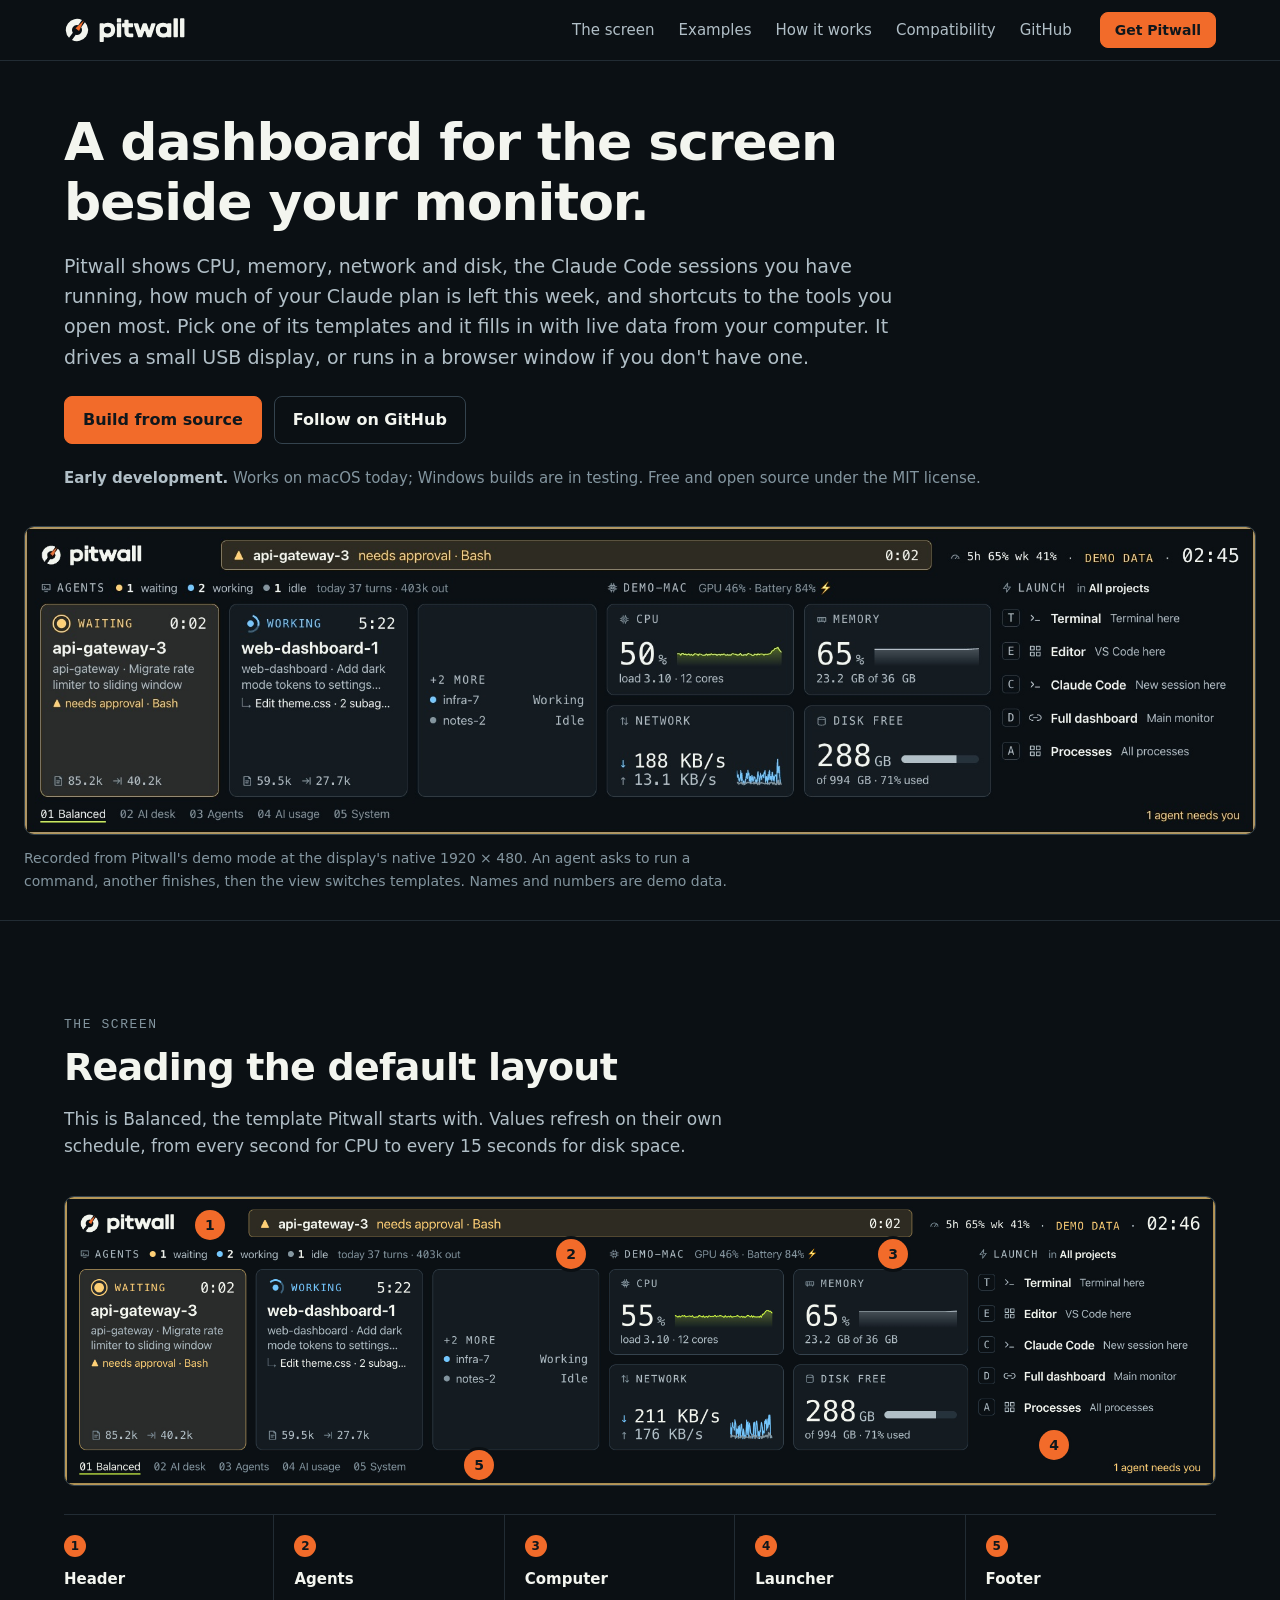
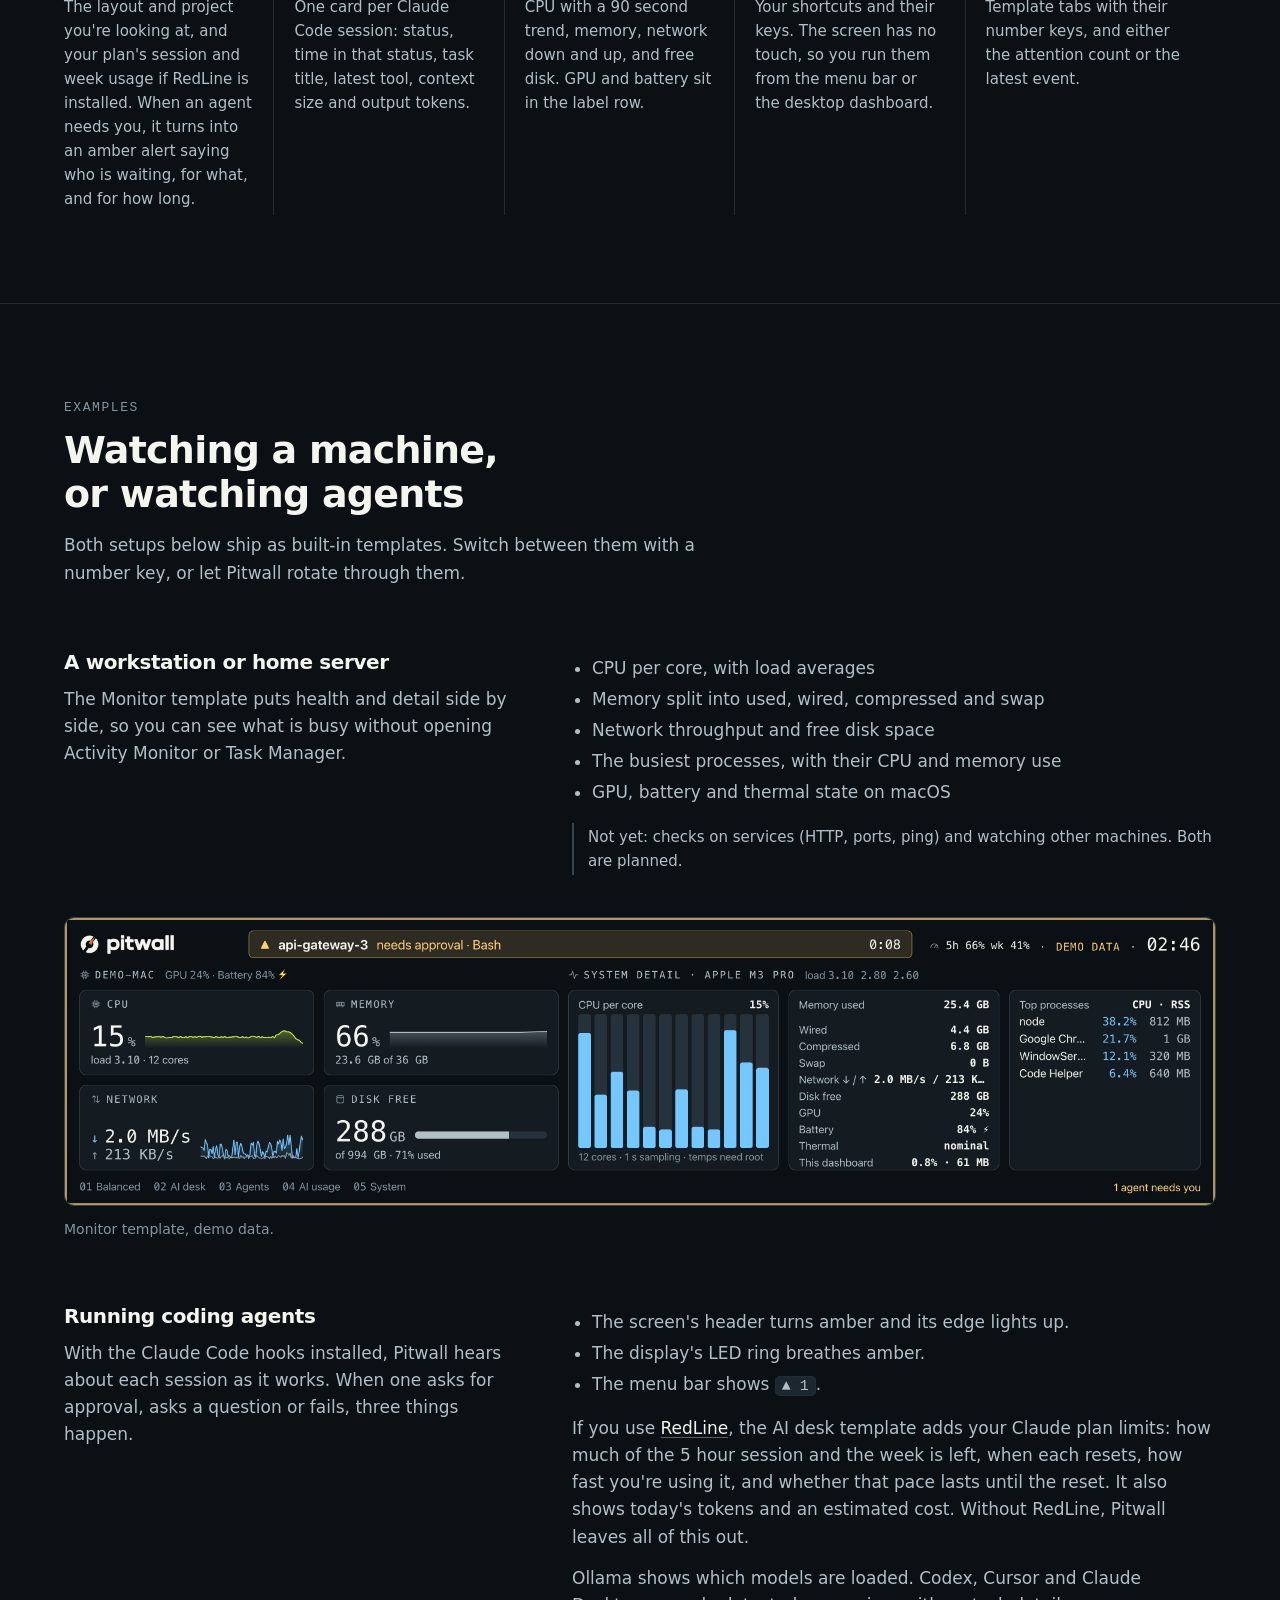
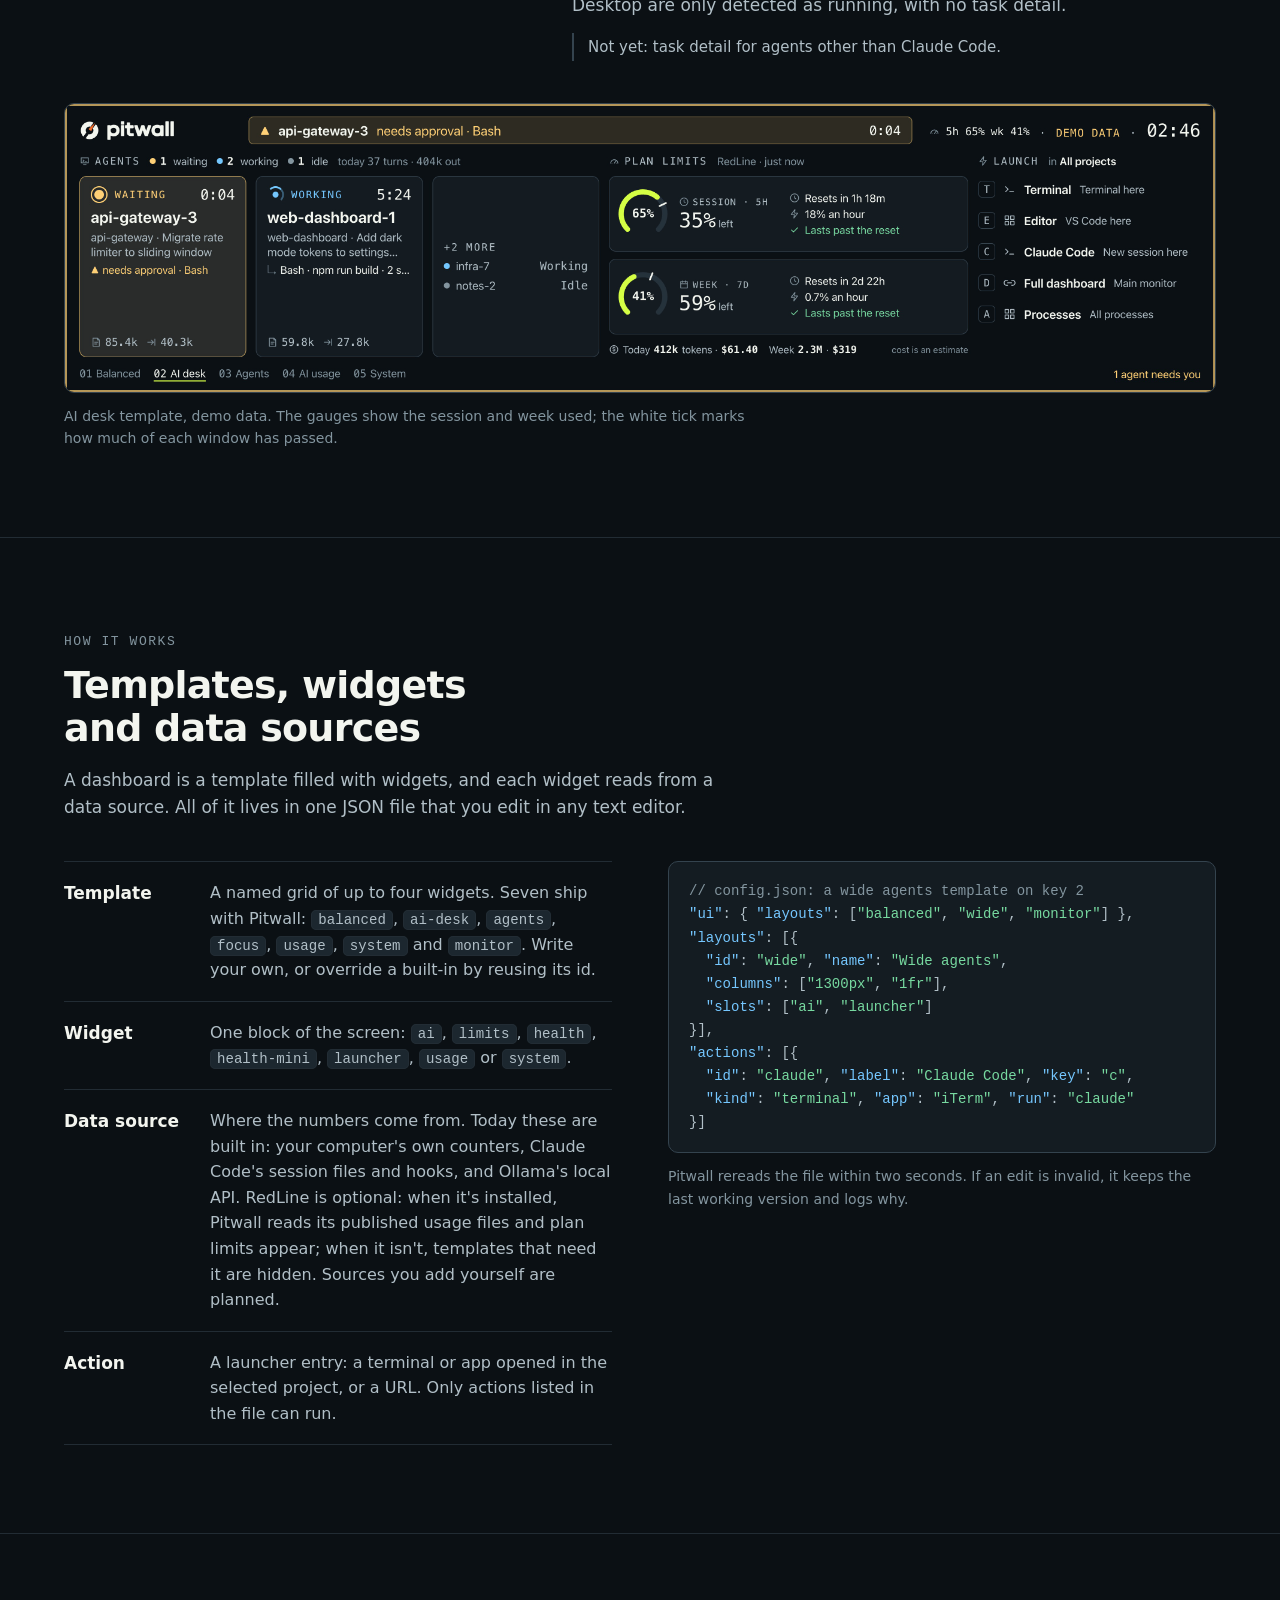
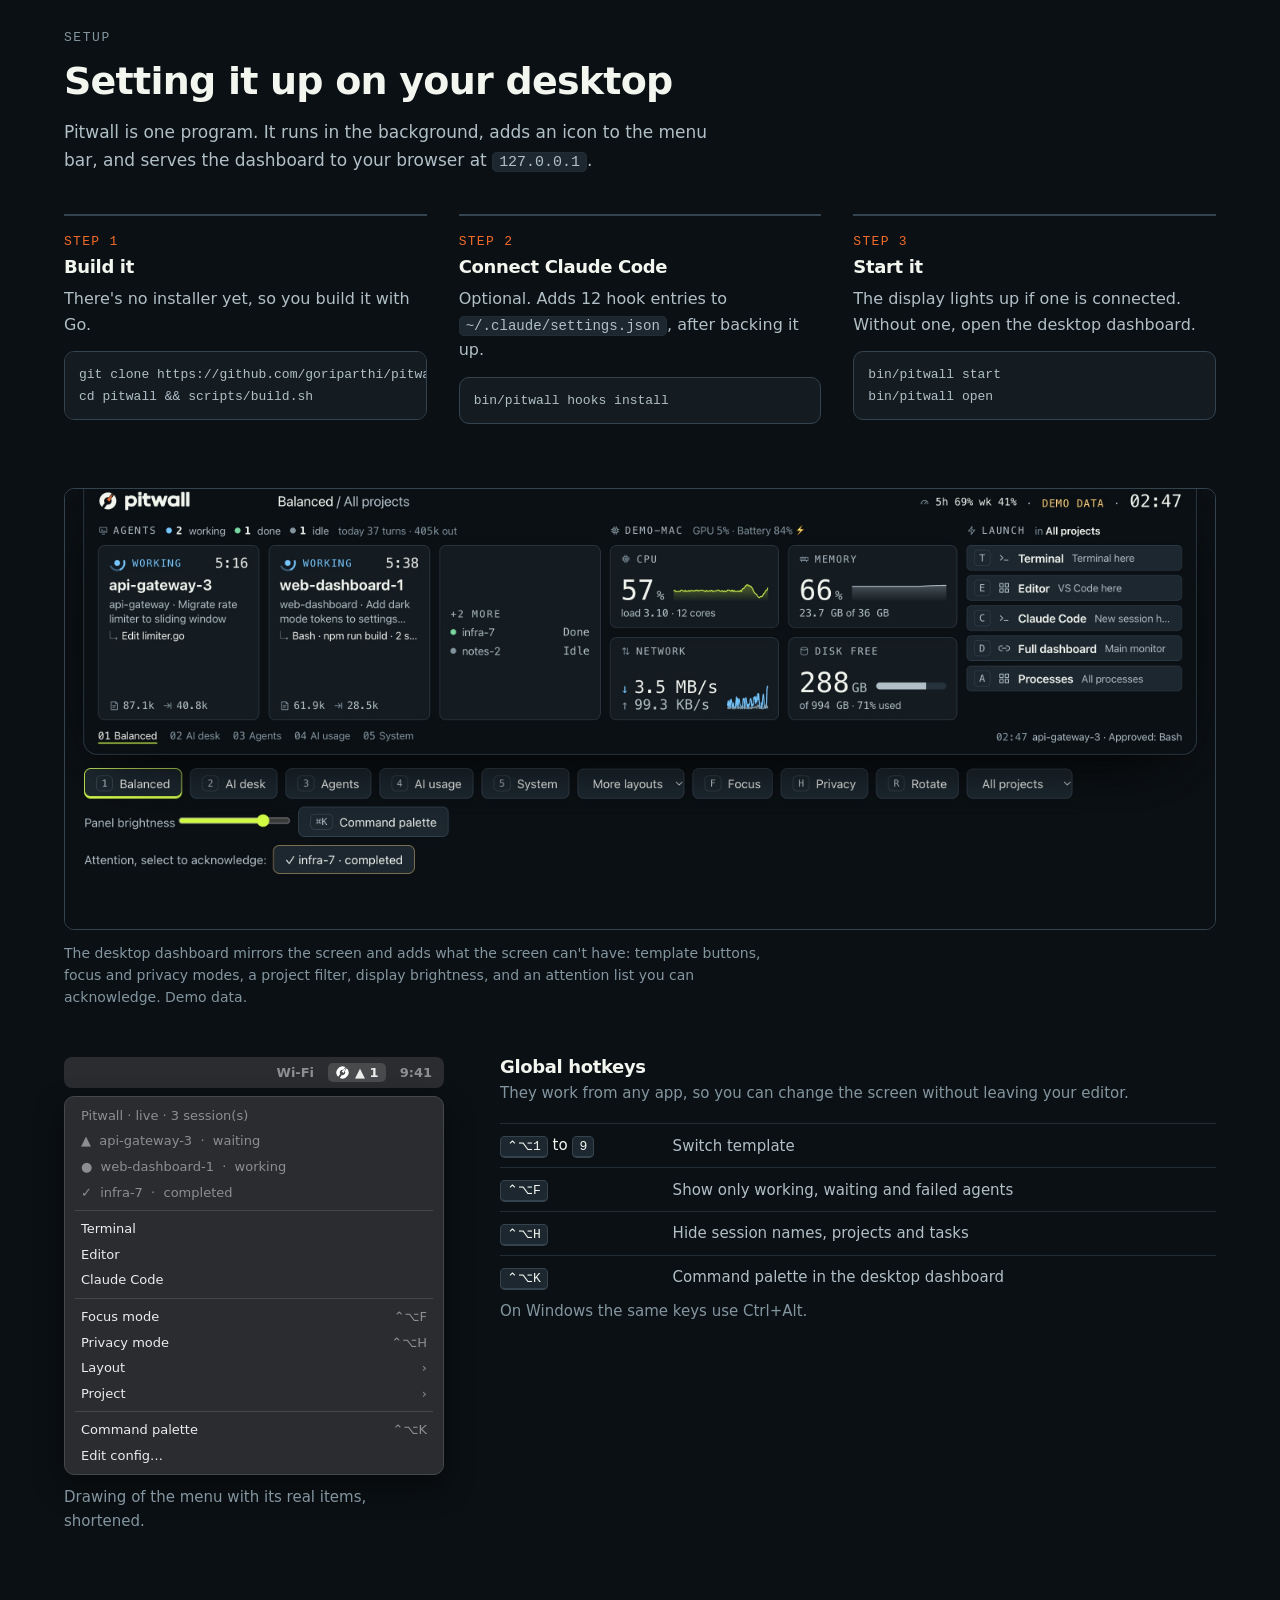
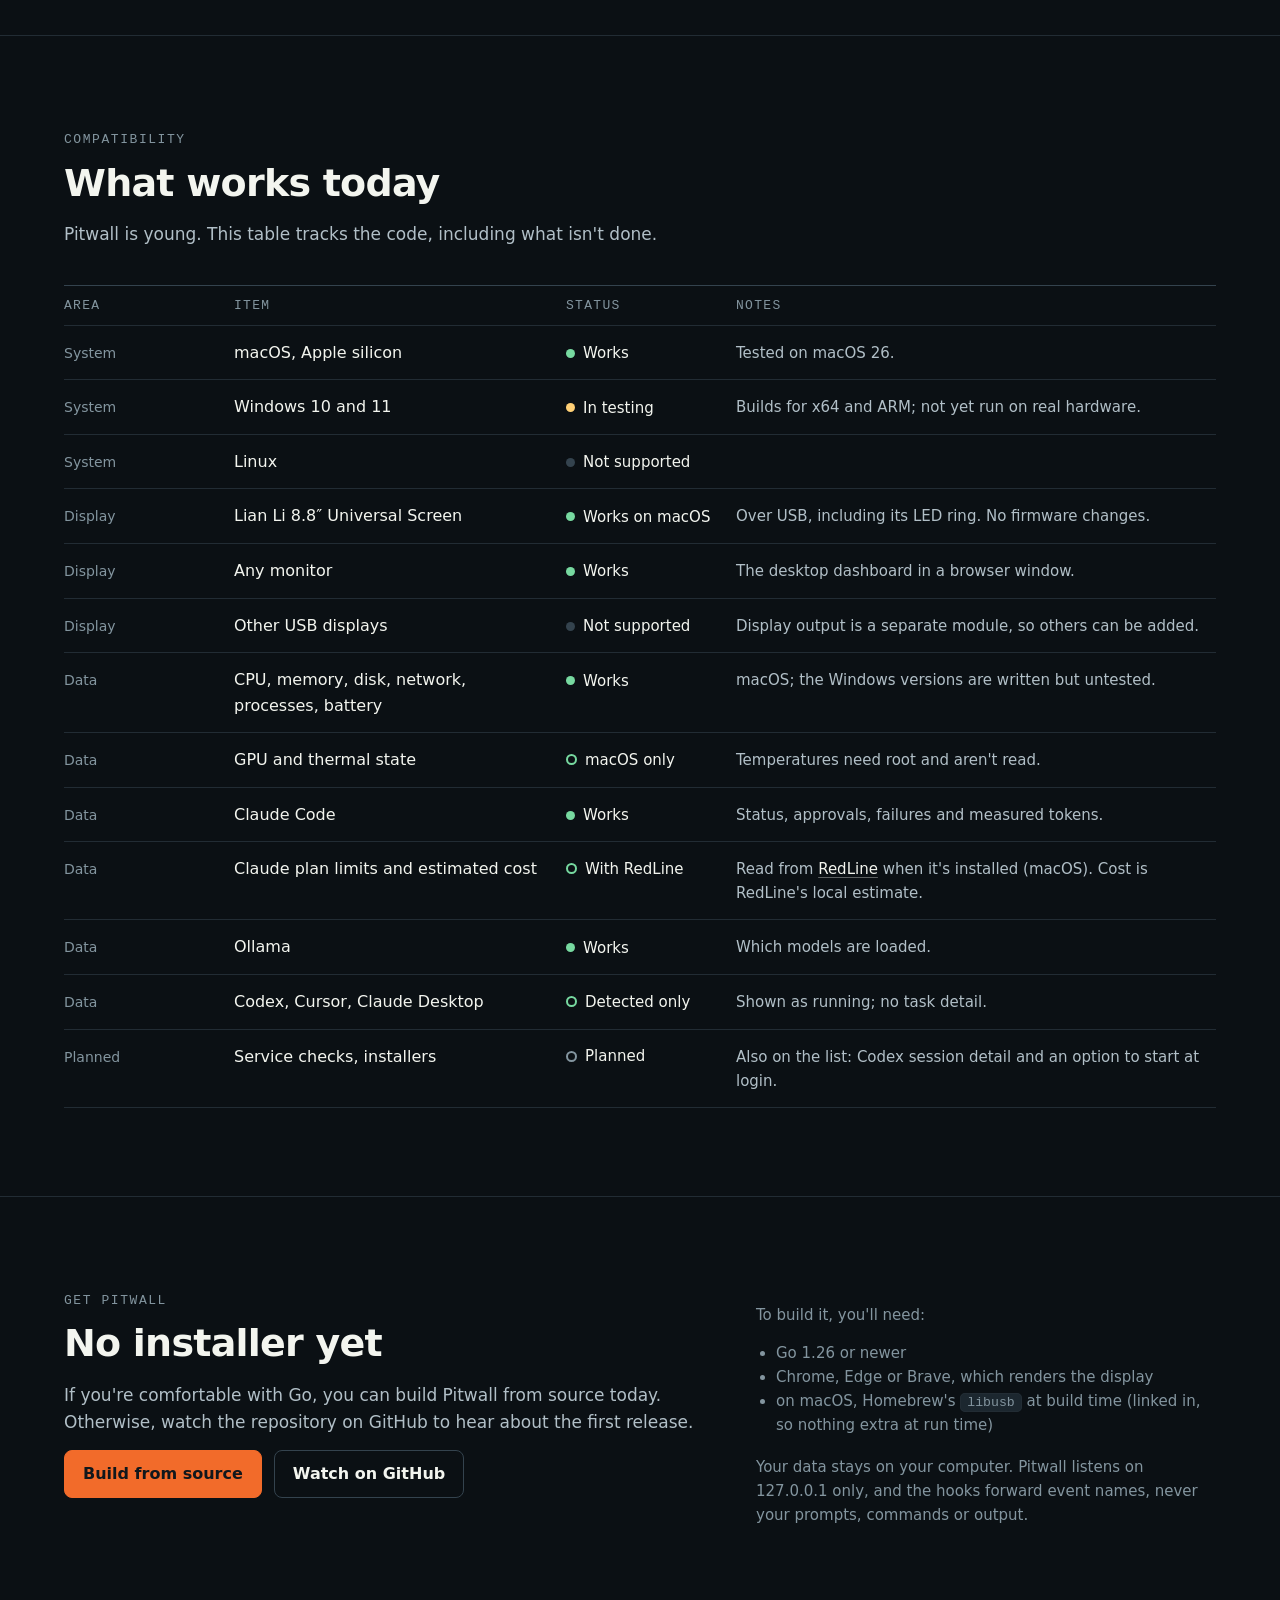
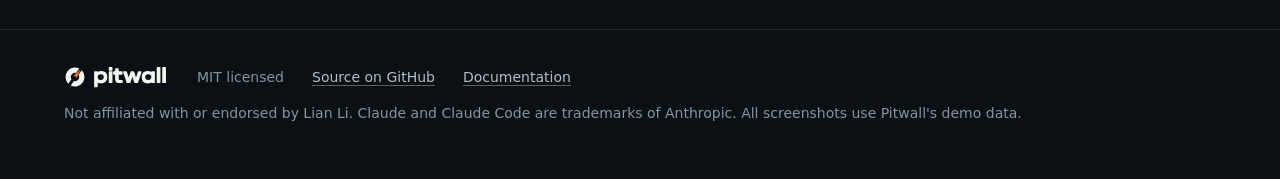
<file: site/index.html>
<!doctype html>
<html lang="en">
<head>
<meta charset="utf-8">
<meta name="viewport" content="width=device-width, initial-scale=1">
<title>Pitwall: a dashboard for the screen beside your monitor</title>
<meta name="description" content="Pitwall shows CPU, memory, network and disk, your running Claude Code sessions, plan limits, and shortcuts on a small dedicated display or in a browser window. Built from templates. Open source, early development.">
<meta name="theme-color" content="#0B1014">
<link rel="icon" href="brand/favicon.svg" type="image/svg+xml">
<link rel="icon" href="brand/favicon.ico" sizes="any">
<link rel="apple-touch-icon" href="brand/icon-192.png">
<meta property="og:type" content="website">
<meta property="og:title" content="Pitwall: a dashboard for the screen beside your monitor">
<meta property="og:description" content="System stats, AI agent status and shortcuts on a dedicated display or in a browser window. Open source, early development.">
<meta property="og:image" content="https://goriparthi.github.io/pitwall/img/social-card.jpg">
<meta property="og:url" content="https://goriparthi.github.io/pitwall/">
<meta name="twitter:card" content="summary_large_image">
<meta name="twitter:image" content="https://goriparthi.github.io/pitwall/img/social-card.jpg">
<style>
:root {
  --canvas: #0B1014; --surface: #141C22; --raised: #1C272F; --line: #34434E; --line-soft: #222C34;
  --text: #F3F5EF; --text-2: #B1BFC7; --text-3: #83959F;
  --orange: #F26B2A; --orange-ink: #10171C;
  --ok: #77D9A0; --warn: #FFD076; --info: #75C7FF;
  --font: system-ui, -apple-system, "Segoe UI", sans-serif;
  --mono: ui-monospace, "SF Mono", SFMono-Regular, Consolas, monospace;
}
* { box-sizing: border-box; }
html { scroll-behavior: smooth; scroll-padding-top: 72px; }
body { margin: 0; background: var(--canvas); color: var(--text); font: 17px/1.6 var(--font); -webkit-font-smoothing: antialiased; }
img, video { max-width: 100%; height: auto; display: block; }
a { color: var(--text); text-decoration-color: color-mix(in srgb, var(--text) 35%, transparent); text-underline-offset: 3px; }
a:hover { text-decoration-color: var(--orange); }
:focus-visible { outline: 3px solid var(--info); outline-offset: 3px; border-radius: 3px; }
code, kbd, pre { font-family: var(--mono); }
p code, li code, td code, dd code { white-space: nowrap; font-size: .88em; background: var(--raised); border: 1px solid var(--line-soft); padding: 1px 6px; border-radius: 5px; }
h1, h2, h3 { margin: 0; font-weight: 650; letter-spacing: -.02em; line-height: 1.15; }
h2 { font-size: clamp(28px, 3.2vw, 38px); text-wrap: balance; }
h3 { font-size: 20px; }
p { margin: 0 0 14px; }
.wrap { max-width: 1200px; margin: 0 auto; padding: 0 24px; }
.wide { max-width: 1640px; margin: 0 auto; padding: 0 24px; }
.label { font: 13px/1.4 var(--mono); letter-spacing: .12em; text-transform: uppercase; color: var(--text-3); }
.muted { color: var(--text-2); }
.small { font-size: 15px; color: var(--text-3); }
.btn { display: inline-flex; align-items: center; gap: 8px; min-height: 44px; padding: 10px 18px; border-radius: 8px; border: 1px solid var(--line); color: var(--text); text-decoration: none; font-weight: 600; font-size: 16px; }
.btn:hover { border-color: #4A5D6A; }
.btn.go { background: var(--orange); border-color: var(--orange); color: var(--orange-ink); }
.btn.go:hover { background: #F57B3F; }

/* nav */
nav { position: sticky; top: 0; z-index: 10; background: var(--canvas); border-bottom: 1px solid var(--line-soft); }
nav .wrap { display: flex; align-items: center; gap: 28px; height: 60px; }
nav .logo img { height: 26px; width: auto; }
nav ul { list-style: none; margin: 0 0 0 auto; padding: 0; display: flex; gap: 24px; font-size: 15px; }
nav ul a { color: var(--text-2); text-decoration: none; }
nav ul a:hover { color: var(--text); }
nav .btn { min-height: 36px; padding: 6px 14px; font-size: 14px; }

/* hero */
.hero { padding: 52px 0 28px; }
.hero h1 { font-size: clamp(34px, 4.2vw, 52px); max-width: 24ch; text-wrap: balance; }
.hero .lede { font-size: clamp(17px, 1.5vw, 19px); color: var(--text-2); max-width: 70ch; margin: 18px 0 24px; }
.hero .actions { display: flex; flex-wrap: wrap; gap: 12px; align-items: center; }
.hero .status { margin-top: 22px; font-size: 15px; color: var(--text-3); }
.hero .status b { color: var(--text-2); font-weight: 600; }

/* screen captures: shown large; on narrow screens they scroll sideways at a readable size */
.screen { margin-top: 36px; margin-bottom: 0; }
.screen .frame { border: 1px solid var(--line); border-radius: 10px; overflow: hidden; background: #000; }
.screen video, .screen img { width: 100%; aspect-ratio: 4 / 1; background: var(--canvas); }
.screen figcaption, figure figcaption { margin-top: 12px; font-size: 14px; color: var(--text-3); max-width: 80ch; }
.scroll-hint { display: none; }

section { padding: 88px 0; border-top: 1px solid var(--line-soft); }
.intro { max-width: 680px; }
.intro p { color: var(--text-2); }
.intro h2 { margin: 10px 0 16px; }

/* anatomy */
.anatomy { position: relative; margin: 36px 0 0; }
.anatomy .frame { position: relative; border: 1px solid var(--line); border-radius: 10px; overflow: hidden; }
.pin { position: absolute; width: 30px; height: 30px; margin: -15px 0 0 -15px; border-radius: 50%; background: var(--orange); color: var(--orange-ink); font: 700 14px/30px var(--font); text-align: center; box-shadow: 0 0 0 3px var(--canvas); }
.legend { list-style: none; counter-reset: n; margin: 28px 0 0; padding: 0; display: grid; grid-template-columns: repeat(5, 1fr); gap: 0; border-top: 1px solid var(--line-soft); }
.legend li { counter-increment: n; padding: 18px 20px 4px 0; border-right: 1px solid var(--line-soft); margin-right: 20px; font-size: 15px; color: var(--text-2); }
.legend li:last-child { border-right: 0; margin-right: 0; }
.legend li::before { content: counter(n); display: inline-block; width: 22px; height: 22px; border-radius: 50%; background: var(--orange); color: var(--orange-ink); font: 700 12px/22px var(--font); text-align: center; margin-bottom: 10px; }
.legend b { display: block; color: var(--text); font-weight: 600; margin-bottom: 4px; }

/* examples: copy in two columns, then the capture at full width so it stays readable */
.example { margin-top: 64px; }
.example .copy { display: grid; grid-template-columns: 5fr 7fr; gap: 48px; margin-bottom: 28px; }
.example h3 { margin-bottom: 12px; }
.example .copy p { color: var(--text-2); }
.example ul { margin: 0 0 16px; padding-left: 20px; color: var(--text-2); }
.example li { margin: 4px 0; }
.not-yet { border-left: 2px solid var(--line); padding: 2px 0 2px 14px; font-size: 15px; color: var(--text-3); }
.example figure, .desk figure { margin: 0; }
.example figure img { border: 1px solid var(--line); border-radius: 10px; }

/* model */
.model { display: grid; grid-template-columns: 1fr 1fr; gap: 56px; margin-top: 40px; align-items: start; }
dl.terms { margin: 0; }
dl.terms > div { display: grid; grid-template-columns: 130px 1fr; gap: 16px; padding: 18px 0; border-top: 1px solid var(--line-soft); }
dl.terms > div:last-child { border-bottom: 1px solid var(--line-soft); }
dl.terms dt { font-weight: 600; }
dl.terms dd { margin: 0; color: var(--text-2); font-size: 16px; }
pre { margin: 0; background: var(--surface); border: 1px solid var(--line); border-radius: 10px; padding: 18px 20px; overflow-x: auto; font-size: 14px; line-height: 1.65; color: var(--text-2); }
pre .k { color: var(--info); } pre .s { color: var(--ok); } pre .c { color: var(--text-3); }

/* grid children may shrink so code blocks scroll inside instead of widening the page */
.model > *, .desk-row > *, .get > *, .example .copy > *, .steps > * { min-width: 0; }

/* setup */
.steps { list-style: none; margin: 40px 0 0; padding: 0; display: grid; grid-template-columns: repeat(3, 1fr); gap: 32px; counter-reset: s; }
.steps li { counter-increment: s; border-top: 2px solid var(--line); padding-top: 18px; }
.steps li::before { content: "Step " counter(s); display: block; font: 13px var(--mono); letter-spacing: .1em; text-transform: uppercase; color: var(--orange); margin-bottom: 8px; }
.steps h3 { font-size: 18px; margin-bottom: 8px; }
.steps p { color: var(--text-2); font-size: 16px; }
.steps pre { font-size: 13px; padding: 12px 14px; }
.desk { margin-top: 64px; }
.desk-row { display: grid; grid-template-columns: minmax(280px, 380px) 1fr; gap: 56px; margin-top: 48px; align-items: start; }
.desk figure { margin: 0; }
.desk figure > img { border: 1px solid var(--line); border-radius: 10px; }
.menu { background: #2A2C2F; color: #ECECEC; border: 1px solid #45474B; border-radius: 10px; padding: 6px; font: 13px/1.2 -apple-system, var(--font); box-shadow: 0 12px 30px rgba(0, 0, 0, .45); }
.menu div { padding: 5px 10px; border-radius: 5px; display: flex; gap: 12px; white-space: nowrap; }
.menu .dim { color: #8C8E92; }
.menu .k { margin-left: auto; color: #8C8E92; }
.menu hr { border: 0; border-top: 1px solid #45474B; margin: 5px 4px; }
.menu .sub::after { content: "›"; margin-left: auto; color: #8C8E92; }
.menubar { display: flex; justify-content: flex-end; align-items: center; gap: 14px; padding: 6px 12px; margin-bottom: 8px; border-radius: 8px; background: #2A2C2F; font: 600 13px -apple-system, var(--font); color: #ECECEC; }
.menubar .me { display: flex; align-items: center; gap: 5px; padding: 2px 7px; border-radius: 5px; background: rgba(255, 255, 255, .14); }
.menubar img { width: 15px; height: 15px; filter: invert(1); }
table.keys { width: 100%; border-collapse: collapse; margin-top: 18px; font-size: 15px; }
table.keys td { padding: 9px 0; border-top: 1px solid var(--line-soft); color: var(--text-2); }
table.keys td:first-child { color: var(--text); white-space: nowrap; padding-right: 14px; }
kbd { font-size: 13px; padding: 2px 6px; border: 1px solid var(--line); border-bottom-width: 2px; border-radius: 5px; background: var(--raised); color: var(--text); }

/* compatibility */
.compat { margin-top: 36px; border-top: 1px solid var(--line); }
.compat .row { display: grid; grid-template-columns: 150px 1.3fr 150px 2fr; gap: 20px; padding: 14px 0; border-bottom: 1px solid var(--line-soft); align-items: baseline; font-size: 16px; }
.compat .row.head { font: 13px var(--mono); letter-spacing: .1em; text-transform: uppercase; color: var(--text-3); padding: 12px 0; }
.compat .cat { color: var(--text-3); font-size: 14px; }
.compat .note { color: var(--text-2); font-size: 15px; }
.st { display: inline-flex; align-items: center; gap: 8px; font-size: 15px; white-space: nowrap; }
.st::before { content: ""; width: 9px; height: 9px; border-radius: 50%; flex: none; }
.st.yes::before { background: var(--ok); }
.st.test::before { background: var(--warn); }
.st.part::before { background: transparent; border: 2px solid var(--ok); width: 7px; height: 7px; }
.st.plan::before { background: transparent; border: 2px solid var(--text-3); width: 7px; height: 7px; }
.st.no::before { background: var(--line); }

/* get */
.get { display: grid; grid-template-columns: 7fr 5fr; gap: 48px; align-items: start; }
.get .actions { display: flex; flex-wrap: wrap; gap: 12px; margin-top: 8px; }
.get .req { font-size: 15px; color: var(--text-3); margin-top: 18px; }

footer { border-top: 1px solid var(--line-soft); padding: 36px 0 56px; color: var(--text-3); font-size: 14px; }
footer .wrap { display: flex; flex-wrap: wrap; gap: 14px 28px; align-items: center; }
footer img { height: 22px; width: auto; }
footer a { color: var(--text-2); }
footer .fine { flex-basis: 100%; }

@media (max-width: 1000px) {
  .legend { grid-template-columns: 1fr 1fr; }
  .legend li { border-right: 0; margin-right: 0; border-bottom: 1px solid var(--line-soft); padding-bottom: 14px; }
  .example .copy, .model, .desk-row, .get { grid-template-columns: 1fr; gap: 20px; }
  .steps { grid-template-columns: 1fr; gap: 24px; }
  .compat .row { grid-template-columns: 1fr 140px; gap: 4px 16px; }
  .compat .row.head { display: none; }
  .compat .cat { grid-column: 1 / -1; }
  .compat .note { grid-column: 1 / -1; }
}
@media (max-width: 720px) {
  body { font-size: 16px; }
  nav ul li:not(.gh) { display: none; }
  nav .btn { display: none; }
  section { padding: 64px 0; }
  .hero { padding-top: 40px; }
  /* keep the 1920 x 480 captures readable: fixed width, swipe sideways */
  .screen .frame, .anatomy .scroller { overflow-x: auto; -webkit-overflow-scrolling: touch; }
  .screen video, .screen .frame > img, .anatomy .frame { width: 1040px; max-width: none; }
  .example figure { overflow-x: auto; border: 1px solid var(--line); border-radius: 10px; }
  .example figure img, .desk-shot > img { width: 1040px; max-width: none; border: 0; border-radius: 0; }
  .desk-shot { overflow-x: auto; border: 1px solid var(--line); border-radius: 10px; }
  .desk-shot figcaption { position: sticky; left: 0; padding: 0 12px 10px; }
  .example figure figcaption { position: sticky; left: 0; padding: 0 12px 10px; }
  .anatomy .scroller { border: 1px solid var(--line); border-radius: 10px; }
  .anatomy .frame { border: 0; border-radius: 0; }
  .scroll-hint { display: block; font-size: 13px; color: var(--text-3); margin-top: 8px; }
  .legend { grid-template-columns: 1fr; }
  dl.terms > div { grid-template-columns: 1fr; gap: 4px; }
}
@media (prefers-reduced-motion: reduce) { html { scroll-behavior: auto; } }
</style>
</head>
<body>
<nav aria-label="Primary">
  <div class="wrap">
    <a class="logo" href="#top" aria-label="Pitwall, back to top"><img src="brand/dial-lockup-light.svg" alt="pitwall" width="740" height="155"></a>
    <ul>
      <li><a href="#screen">The screen</a></li>
      <li><a href="#examples">Examples</a></li>
      <li><a href="#how">How it works</a></li>
      <li><a href="#compat">Compatibility</a></li>
      <li class="gh"><a href="https://github.com/goriparthi/pitwall">GitHub</a></li>
    </ul>
    <a class="btn go" href="#get">Get Pitwall</a>
  </div>
</nav>

<main id="top">
  <header class="hero">
    <div class="wrap">
      <h1>A dashboard for the screen beside your monitor.</h1>
      <p class="lede">Pitwall shows CPU, memory, network and disk, the Claude Code sessions you have running, how much of your Claude plan is left this week, and shortcuts to the tools you open most. Pick one of its templates and it fills in with live data from your computer. It drives a small USB display, or runs in a browser window if you don't have one.</p>
      <div class="actions">
        <a class="btn go" href="#get">Build from source</a>
        <a class="btn" href="https://github.com/goriparthi/pitwall">Follow on GitHub</a>
      </div>
      <p class="status"><b>Early development.</b> Works on macOS today; Windows builds are in testing. Free and open source under the MIT license.</p>
    </div>
    <figure class="screen wide">
      <div class="frame"><video id="demo" autoplay muted loop playsinline preload="metadata" poster="img/pitwall-demo-poster.jpg" width="1920" height="480" aria-label="Recording of Pitwall: agents working, one asking to approve a command, another finishing, then a switch between templates"><source src="img/pitwall-demo.mp4" type="video/mp4"><img src="img/pitwall-demo.gif" alt="Recording of Pitwall in demo mode"></video></div>
      <span class="scroll-hint">Swipe sideways to see the whole screen.</span>
      <figcaption>Recorded from Pitwall's demo mode at the display's native 1920 × 480. An agent asks to run a command, another finishes, then the view switches templates. Names and numbers are demo data.</figcaption>
    </figure>
  </header>

  <section id="screen">
    <div class="wrap">
      <div class="intro">
        <span class="label">The screen</span>
        <h2>Reading the default layout</h2>
        <p>This is Balanced, the template Pitwall starts with. Values refresh on their own schedule, from every second for CPU to every 15 seconds for disk space.</p>
      </div>
      <figure class="anatomy">
        <div class="scroller">
          <div class="frame">
            <img src="img/panel-balanced.jpg" width="3840" height="960" alt="The Balanced template: header with an approval alert, agent cards, computer health tiles, a launcher and a footer with layout tabs" loading="lazy">
            <span class="pin" style="left:12.6%;top:9.5%">1</span>
            <span class="pin" style="left:44%;top:19.6%">2</span>
            <span class="pin" style="left:72%;top:19.6%">3</span>
            <span class="pin" style="left:86%;top:86%">4</span>
            <span class="pin" style="left:36%;top:93%">5</span>
          </div>
        </div>
        <span class="scroll-hint">Swipe sideways to see the whole screen.</span>
        <ol class="legend">
          <li><b>Header</b>The layout and project you're looking at, and your plan's session and week usage if RedLine is installed. When an agent needs you, it turns into an amber alert saying who is waiting, for what, and for how long.</li>
          <li><b>Agents</b>One card per Claude Code session: status, time in that status, task title, latest tool, context size and output tokens.</li>
          <li><b>Computer</b>CPU with a 90 second trend, memory, network down and up, and free disk. GPU and battery sit in the label row.</li>
          <li><b>Launcher</b>Your shortcuts and their keys. The screen has no touch, so you run them from the menu bar or the desktop dashboard.</li>
          <li><b>Footer</b>Template tabs with their number keys, and either the attention count or the latest event.</li>
        </ol>
      </figure>
    </div>
  </section>

  <section id="examples">
    <div class="wrap">
      <div class="intro">
        <span class="label">Examples</span>
        <h2>Watching a machine, or watching agents</h2>
        <p>Both setups below ship as built-in templates. Switch between them with a number key, or let Pitwall rotate through them.</p>
      </div>

      <div class="example">
        <div class="copy">
          <div>
            <h3>A workstation or home server</h3>
            <p>The Monitor template puts health and detail side by side, so you can see what is busy without opening Activity Monitor or Task Manager.</p>
          </div>
          <div>
            <ul>
              <li>CPU per core, with load averages</li>
              <li>Memory split into used, wired, compressed and swap</li>
              <li>Network throughput and free disk space</li>
              <li>The busiest processes, with their CPU and memory use</li>
              <li>GPU, battery and thermal state on macOS</li>
            </ul>
            <p class="not-yet">Not yet: checks on services (HTTP, ports, ping) and watching other machines. Both are planned.</p>
          </div>
        </div>
        <figure>
          <img src="img/panel-monitor.jpg" width="3840" height="960" alt="The Monitor template: CPU, memory, network and disk tiles beside per-core CPU bars, a memory breakdown and top processes" loading="lazy">
          <figcaption>Monitor template, demo data.</figcaption>
        </figure>
      </div>

      <div class="example">
        <div class="copy">
          <div>
            <h3>Running coding agents</h3>
            <p>With the Claude Code hooks installed, Pitwall hears about each session as it works. When one asks for approval, asks a question or fails, three things happen.</p>
          </div>
          <div>
            <ul>
              <li>The screen's header turns amber and its edge lights up.</li>
              <li>The display's LED ring breathes amber.</li>
              <li>The menu bar shows <code>▲ 1</code>.</li>
            </ul>
            <p>If you use <a href="https://goriparthi.github.io/redline/">RedLine</a>, the AI desk template adds your Claude plan limits: how much of the 5 hour session and the week is left, when each resets, how fast you're using it, and whether that pace lasts until the reset. It also shows today's tokens and an estimated cost. Without RedLine, Pitwall leaves all of this out.</p>
            <p>Ollama shows which models are loaded. Codex, Cursor and Claude Desktop are only detected as running, with no task detail.</p>
            <p class="not-yet">Not yet: task detail for agents other than Claude Code.</p>
          </div>
        </div>
        <figure>
          <img src="img/panel-ai-desk.jpg" width="3840" height="960" alt="The AI desk template: agent cards with one waiting for approval, two plan limit gauges for the session and the week with reset times and pace, and the launcher" loading="lazy">
          <figcaption>AI desk template, demo data. The gauges show the session and week used; the white tick marks how much of each window has passed.</figcaption>
        </figure>
      </div>
    </div>
  </section>

  <section id="how">
    <div class="wrap">
      <div class="intro">
        <span class="label">How it works</span>
        <h2>Templates, widgets and data sources</h2>
        <p>A dashboard is a template filled with widgets, and each widget reads from a data source. All of it lives in one JSON file that you edit in any text editor.</p>
      </div>
      <div class="model">
        <dl class="terms">
          <div><dt>Template</dt><dd>A named grid of up to four widgets. Seven ship with Pitwall: <code>balanced</code>, <code>ai-desk</code>, <code>agents</code>, <code>focus</code>, <code>usage</code>, <code>system</code> and <code>monitor</code>. Write your own, or override a built-in by reusing its id.</dd></div>
          <div><dt>Widget</dt><dd>One block of the screen: <code>ai</code>, <code>limits</code>, <code>health</code>, <code>health-mini</code>, <code>launcher</code>, <code>usage</code> or <code>system</code>.</dd></div>
          <div><dt>Data source</dt><dd>Where the numbers come from. Today these are built in: your computer's own counters, Claude Code's session files and hooks, and Ollama's local API. RedLine is optional: when it's installed, Pitwall reads its published usage files and plan limits appear; when it isn't, templates that need it are hidden. Sources you add yourself are planned.</dd></div>
          <div><dt>Action</dt><dd>A launcher entry: a terminal or app opened in the selected project, or a URL. Only actions listed in the file can run.</dd></div>
        </dl>
        <figure style="margin:0">
<pre><span class="c">// config.json: a wide agents template on key 2</span>
<span class="k">"ui"</span>: { <span class="k">"layouts"</span>: [<span class="s">"balanced"</span>, <span class="s">"wide"</span>, <span class="s">"monitor"</span>] },
<span class="k">"layouts"</span>: [{
  <span class="k">"id"</span>: <span class="s">"wide"</span>, <span class="k">"name"</span>: <span class="s">"Wide agents"</span>,
  <span class="k">"columns"</span>: [<span class="s">"1300px"</span>, <span class="s">"1fr"</span>],
  <span class="k">"slots"</span>: [<span class="s">"ai"</span>, <span class="s">"launcher"</span>]
}],
<span class="k">"actions"</span>: [{
  <span class="k">"id"</span>: <span class="s">"claude"</span>, <span class="k">"label"</span>: <span class="s">"Claude Code"</span>, <span class="k">"key"</span>: <span class="s">"c"</span>,
  <span class="k">"kind"</span>: <span class="s">"terminal"</span>, <span class="k">"app"</span>: <span class="s">"iTerm"</span>, <span class="k">"run"</span>: <span class="s">"claude"</span>
}]</pre>
          <figcaption>Pitwall rereads the file within two seconds. If an edit is invalid, it keeps the last working version and logs why.</figcaption>
        </figure>
      </div>
    </div>
  </section>

  <section id="setup">
    <div class="wrap">
      <div class="intro">
        <span class="label">Setup</span>
        <h2>Setting it up on your desktop</h2>
        <p>Pitwall is one program. It runs in the background, adds an icon to the menu bar, and serves the dashboard to your browser at <code>127.0.0.1</code>.</p>
      </div>
      <ol class="steps">
        <li><h3>Build it</h3><p>There's no installer yet, so you build it with Go.</p><pre>git clone https://github.com/goriparthi/pitwall
cd pitwall && scripts/build.sh</pre></li>
        <li><h3>Connect Claude Code</h3><p>Optional. Adds 12 hook entries to <code>~/.claude/settings.json</code>, after backing it up.</p><pre>bin/pitwall hooks install</pre></li>
        <li><h3>Start it</h3><p>The display lights up if one is connected. Without one, open the desktop dashboard.</p><pre>bin/pitwall start
bin/pitwall open</pre></li>
      </ol>
      <div class="desk">
        <figure class="desk-shot">
          <img src="img/dashboard-desktop.jpg" width="2880" height="1100" alt="The desktop dashboard in a browser: the panel view with buttons for templates, focus, privacy and rotation, a project menu, a brightness slider and an attention list" loading="lazy">
          <!-- REVIEW: the brightness slider is wired to the display in code but hasn't been checked by eye on the panel -->
          <figcaption>The desktop dashboard mirrors the screen and adds what the screen can't have: template buttons, focus and privacy modes, a project filter, display brightness, and an attention list you can acknowledge. Demo data.</figcaption>
        </figure>
        <div class="desk-row">
        <div>
          <div class="menubar" aria-hidden="true"><span style="color:#8C8E92">Wi-Fi</span><span class="me"><img src="brand/menu-glyph.svg" alt="">▲ 1</span><span style="color:#8C8E92">9:41</span></div>
          <div class="menu" role="img" aria-label="Drawing of the Pitwall menu bar menu">
            <div class="dim">Pitwall · live · 3 session(s)</div>
            <div class="dim">▲&nbsp; api-gateway-3 &nbsp;·&nbsp; waiting</div>
            <div class="dim">●&nbsp; web-dashboard-1 &nbsp;·&nbsp; working</div>
            <div class="dim">✓&nbsp; infra-7 &nbsp;·&nbsp; completed</div>
            <hr>
            <div>Terminal</div><div>Editor</div><div>Claude Code</div>
            <hr>
            <div>Focus mode<span class="k">⌃⌥F</span></div>
            <div>Privacy mode<span class="k">⌃⌥H</span></div>
            <div class="sub">Layout</div>
            <div class="sub">Project</div>
            <hr>
            <div>Command palette<span class="k">⌃⌥K</span></div>
            <div>Edit config…</div>
          </div>
          <p class="small" style="margin-top:10px">Drawing of the menu with its real items, shortened.</p>
        </div>
        <div>
          <h3 style="font-size:18px;margin-bottom:4px">Global hotkeys</h3>
          <p class="small" style="margin:0">They work from any app, so you can change the screen without leaving your editor.</p>
          <table class="keys">
            <tr><td><kbd>⌃⌥1</kbd> to <kbd>9</kbd></td><td>Switch template</td></tr>
            <tr><td><kbd>⌃⌥F</kbd></td><td>Show only working, waiting and failed agents</td></tr>
            <tr><td><kbd>⌃⌥H</kbd></td><td>Hide session names, projects and tasks</td></tr>
            <tr><td><kbd>⌃⌥K</kbd></td><td>Command palette in the desktop dashboard</td></tr>
          </table>
          <p class="small">On Windows the same keys use Ctrl+Alt.</p>
        </div>
        </div>
      </div>
    </div>
  </section>

  <section id="compat">
    <div class="wrap">
      <div class="intro">
        <span class="label">Compatibility</span>
        <h2>What works today</h2>
        <p>Pitwall is young. This table tracks the code, including what isn't done.</p>
      </div>
      <div class="compat" role="table" aria-label="Compatibility">
        <div class="row head" role="row"><span role="columnheader">Area</span><span role="columnheader">Item</span><span role="columnheader">Status</span><span role="columnheader">Notes</span></div>
        <!-- REVIEW: only verified on macOS 26 with an M3 Pro; older macOS versions and Intel Macs are untested -->
        <div class="row" role="row"><span class="cat">System</span><span>macOS, Apple silicon</span><span class="st yes">Works</span><span class="note">Tested on macOS 26.</span></div>
        <div class="row" role="row"><span class="cat">System</span><span>Windows 10 and 11</span><span class="st test">In testing</span><span class="note">Builds for x64 and ARM; not yet run on real hardware.</span></div>
        <div class="row" role="row"><span class="cat">System</span><span>Linux</span><span class="st no">Not supported</span><span class="note"></span></div>
        <div class="row" role="row"><span class="cat">Display</span><span>Lian Li 8.8″ Universal Screen</span><span class="st yes">Works on macOS</span><span class="note">Over USB, including its LED ring. No firmware changes.</span></div>
        <div class="row" role="row"><span class="cat">Display</span><span>Any monitor</span><span class="st yes">Works</span><span class="note">The desktop dashboard in a browser window.</span></div>
        <div class="row" role="row"><span class="cat">Display</span><span>Other USB displays</span><span class="st no">Not supported</span><span class="note">Display output is a separate module, so others can be added.</span></div>
        <!-- REVIEW: the Windows half of this row is implemented (gopsutil, GetSystemPowerStatus) but unverified on hardware -->
        <div class="row" role="row"><span class="cat">Data</span><span>CPU, memory, disk, network, processes, battery</span><span class="st yes">Works</span><span class="note">macOS; the Windows versions are written but untested.</span></div>
        <div class="row" role="row"><span class="cat">Data</span><span>GPU and thermal state</span><span class="st part">macOS only</span><span class="note">Temperatures need root and aren't read.</span></div>
        <div class="row" role="row"><span class="cat">Data</span><span>Claude Code</span><span class="st yes">Works</span><span class="note">Status, approvals, failures and measured tokens.</span></div>
        <div class="row" role="row"><span class="cat">Data</span><span>Claude plan limits and estimated cost</span><span class="st part">With RedLine</span><span class="note">Read from <a href="https://goriparthi.github.io/redline/">RedLine</a> when it's installed (macOS). Cost is RedLine's local estimate.</span></div>
        <div class="row" role="row"><span class="cat">Data</span><span>Ollama</span><span class="st yes">Works</span><span class="note">Which models are loaded.</span></div>
        <div class="row" role="row"><span class="cat">Data</span><span>Codex, Cursor, Claude Desktop</span><span class="st part">Detected only</span><span class="note">Shown as running; no task detail.</span></div>
        <div class="row" role="row"><span class="cat">Planned</span><span>Service checks, installers</span><span class="st plan">Planned</span><span class="note">Also on the list: Codex session detail and an option to start at login.</span></div>
      </div>
    </div>
  </section>

  <section id="get">
    <div class="wrap get">
      <div>
        <span class="label">Get Pitwall</span>
        <h2 style="margin:10px 0 16px">No installer yet</h2>
        <p class="muted">If you're comfortable with Go, you can build Pitwall from source today. Otherwise, watch the repository on GitHub to hear about the first release.</p>
        <div class="actions">
          <a class="btn go" href="https://github.com/goriparthi/pitwall#get-started">Build from source</a>
          <a class="btn" href="https://github.com/goriparthi/pitwall">Watch on GitHub</a>
        </div>
      </div>
      <div>
        <p class="req">To build it, you'll need:</p>
        <ul class="req" style="margin:0;padding-left:20px">
          <li>Go 1.26 or newer</li>
          <li>Chrome, Edge or Brave, which renders the display</li>
          <li>on macOS, Homebrew's <code>libusb</code> at build time (linked in, so nothing extra at run time)</li>
        </ul>
        <p class="req">Your data stays on your computer. Pitwall listens on 127.0.0.1 only, and the hooks forward event names, never your prompts, commands or output.</p>
      </div>
    </div>
  </section>
</main>

<footer>
  <div class="wrap">
    <img src="brand/dial-lockup-light.svg" alt="pitwall" width="740" height="155">
    <span>MIT licensed</span>
    <a href="https://github.com/goriparthi/pitwall">Source on GitHub</a>
    <a href="https://github.com/goriparthi/pitwall/blob/main/README.md">Documentation</a>
    <span class="fine">Not affiliated with or endorsed by Lian Li. Claude and Claude Code are trademarks of Anthropic. All screenshots use Pitwall's demo data.</span>
  </div>
</footer>

<script>
  // Respect reduced motion: show the poster frame instead of playing the recording.
  (function () {
    var v = document.getElementById('demo');
    if (v && window.matchMedia('(prefers-reduced-motion: reduce)').matches) { v.removeAttribute('autoplay'); v.pause(); }
  })();
</script>
</body>
</html>
</file>
